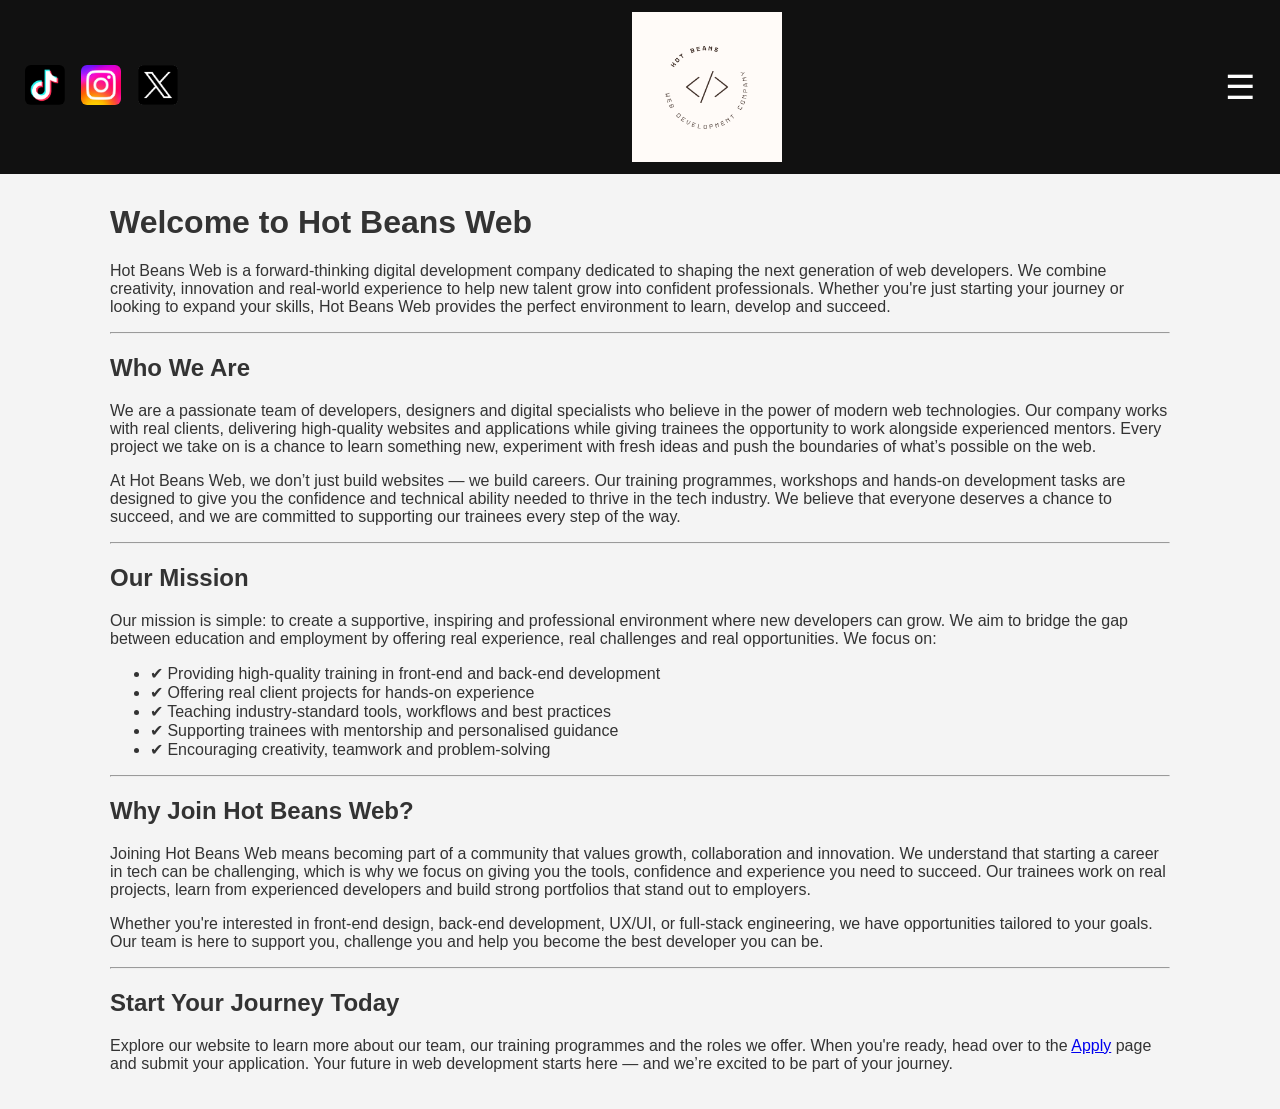
<file: index.html>
<!DOCTYPE html>
<html>
<head>
    <title>Hot Beans Web – Home</title>
    <link rel="stylesheet" href="style.css">
    <script src="script.js"></script>
</head>

<body>

<!-- HEADER -->
<header>
    <div class="social-icons">
        <!-- Replace with your real icon image links -->
        <a href="https://www.tiktok.com" target="_blank"><img src="tiktok.png"TikTok"></a>
        <a href="https://www.instagram.com" target="_blank"><img src="insta.jpg"Instagram"></a>
        <a href="https://twitter.com" target="_blank"><img src="download.png"Twitter"></a>
    </div>

    <img src="hot beans logo.png"class="logo" alt="Hot Beans Web" onclick="location.href='index.html'">

    <div class="hamburger" onclick="openMenu()">☰</div>
</header>

<!-- NAVIGATION -->
<nav id="sideMenu">
    <a href="javascript:void(0)" onclick="closeMenu()">Close ✖</a>
    <a href="index.html">Home</a>
    <a href="about.html">About Us</a>
    <a href="team.html">Meet the Team</a>
    <a href="careers.html">Careers</a>
    <a href="reviews.html">Reviews</a>
    <a href="apply.html">Apply</a>
    <a href="training.html">Training</a>
    <a href="contact.html">Contact</a>
</nav>

<!-- MAIN CONTENT -->
<div class="container">

    <h1>Welcome to Hot Beans Web</h1>

    <p>
        Hot Beans Web is a forward‑thinking digital development company dedicated to shaping the next generation 
        of web developers. We combine creativity, innovation and real‑world experience to help new talent grow 
        into confident professionals. Whether you're just starting your journey or looking to expand your skills, 
        Hot Beans Web provides the perfect environment to learn, develop and succeed.
    </p>

    <hr>

    <h2>Who We Are</h2>
    <p>
        We are a passionate team of developers, designers and digital specialists who believe in the power of 
        modern web technologies. Our company works with real clients, delivering high‑quality websites and 
        applications while giving trainees the opportunity to work alongside experienced mentors. 
        Every project we take on is a chance to learn something new, experiment with fresh ideas and push 
        the boundaries of what’s possible on the web.
    </p>

    <p>
        At Hot Beans Web, we don’t just build websites — we build careers. Our training programmes, workshops 
        and hands‑on development tasks are designed to give you the confidence and technical ability needed 
        to thrive in the tech industry. We believe that everyone deserves a chance to succeed, and we are 
        committed to supporting our trainees every step of the way.
    </p>

    <hr>

    <h2>Our Mission</h2>
    <p>
        Our mission is simple: to create a supportive, inspiring and professional environment where new developers 
        can grow. We aim to bridge the gap between education and employment by offering real experience, 
        real challenges and real opportunities. We focus on:
    </p>

    <ul>
        <li>✔ Providing high‑quality training in front‑end and back‑end development</li>
        <li>✔ Offering real client projects for hands‑on experience</li>
        <li>✔ Teaching industry‑standard tools, workflows and best practices</li>
        <li>✔ Supporting trainees with mentorship and personalised guidance</li>
        <li>✔ Encouraging creativity, teamwork and problem‑solving</li>
    </ul>

    <hr>

    <h2>Why Join Hot Beans Web?</h2>
    <p>
        Joining Hot Beans Web means becoming part of a community that values growth, collaboration and innovation. 
        We understand that starting a career in tech can be challenging, which is why we focus on giving you 
        the tools, confidence and experience you need to succeed. Our trainees work on real projects, learn 
        from experienced developers and build strong portfolios that stand out to employers.
    </p>

    <p>
        Whether you're interested in front‑end design, back‑end development, UX/UI, or full‑stack engineering, 
        we have opportunities tailored to your goals. Our team is here to support you, challenge you and help 
        you become the best developer you can be.
    </p>

    <hr>

    <h2>Start Your Journey Today</h2>
    <p>
        Explore our website to learn more about our team, our training programmes and the roles we offer. 
        When you're ready, head over to the <a href="apply.html">Apply</a> page and submit your application. 
        Your future in web development starts here — and we’re excited to be part of your journey.
    </p>

</div>

</body>
</html>
</file>
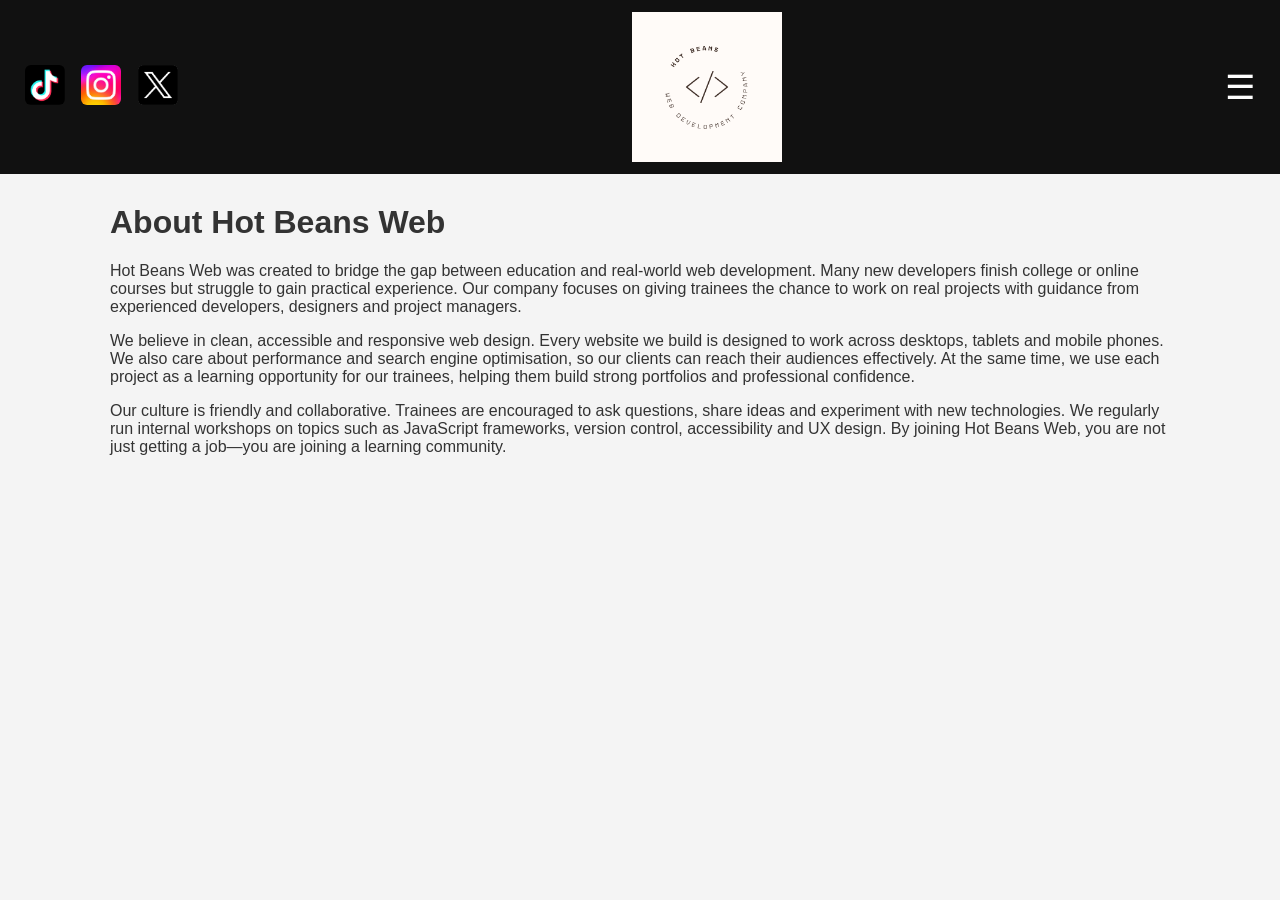
<file: about.html>
<!DOCTYPE html>
<html>
<head>
    <title>About Us – Hot Beans Web</title>
    <link rel="stylesheet" href="style.css">
    <script src="script.js"></script>
</head>
<body>

<header>
    <div class="social-icons">
        <a href="https://www.tiktok.com" target="_blank"><img src="tiktok.png" alt="TikTok"></a>
        <a href="https://www.instagram.com" target="_blank"><img src="insta.jpg" alt="Instagram"></a>
        <a href="https://twitter.com" target="_blank"><img src="download.png" alt="Twitter"></a>
    </div>
    <img src="hot beans logo.png" class="logo" alt="Hot Beans Web" onclick="location.href='index.html'">
    <div class="hamburger" onclick="openMenu()">☰</div>
</header>

<nav id="sideMenu">
    <a href="javascript:void(0)" onclick="closeMenu()">Close ✖</a>
    <a href="index.html">Home</a>
    <a href="about.html">About Us</a>
    <a href="team.html">Meet the Team</a>
    <a href="careers.html">Careers</a>
    <a href="reviews.html">Reviews</a>
    <a href="apply.html">Apply</a>
    <a href="training.html">Training</a>
    <a href="contact.html">Contact</a>
</nav>

<div class="container">
    <h1>About Hot Beans Web</h1>
    <p>
        Hot Beans Web was created to bridge the gap between education and real‑world web development.
        Many new developers finish college or online courses but struggle to gain practical experience.
        Our company focuses on giving trainees the chance to work on real projects with guidance from
        experienced developers, designers and project managers.
    </p>
    <p>
        We believe in clean, accessible and responsive web design. Every website we build is designed
        to work across desktops, tablets and mobile phones. We also care about performance and search
        engine optimisation, so our clients can reach their audiences effectively. At the same time,
        we use each project as a learning opportunity for our trainees, helping them build strong
        portfolios and professional confidence.
    </p>
    <p>
        Our culture is friendly and collaborative. Trainees are encouraged to ask questions, share ideas
        and experiment with new technologies. We regularly run internal workshops on topics such as
        JavaScript frameworks, version control, accessibility and UX design. By joining Hot Beans Web,
        you are not just getting a job—you are joining a learning community.
    </p>
</div>

</body>
</html>
</file>
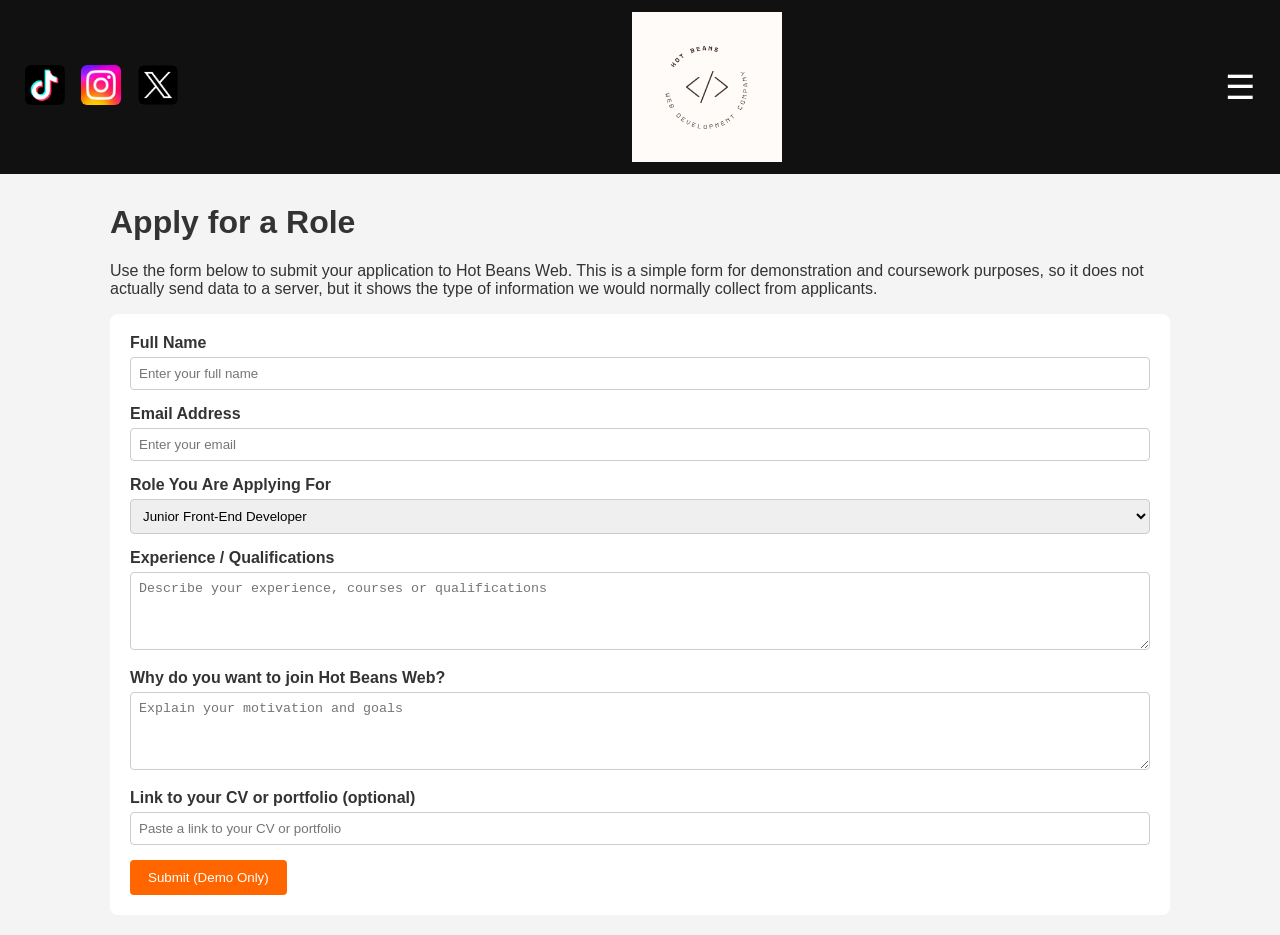
<file: apply.html>
<!DOCTYPE html>
<html>
<head>
    <title>Apply – Hot Beans Web</title>
    <link rel="stylesheet" href="style.css">
    <script src="script.js"></script>
</head>
<body>

<header>
    <div class="social-icons">
        <a href="https://www.tiktok.com" target="_blank"><img src="tiktok.png" alt="TikTok"></a>
        <a href="https://www.instagram.com" target="_blank"><img src="insta.jpg" alt="Instagram"></a>
        <a href="https://twitter.com" target="_blank"><img src="download.png" alt="Twitter"></a>
    </div>
    <img src="hot beans logo.png" class="logo" alt="Hot Beans Web" onclick="location.href='index.html'">
    <div class="hamburger" onclick="openMenu()">☰</div>
</header>

<nav id="sideMenu">
    <a href="javascript:void(0)" onclick="closeMenu()">Close ✖</a>
    <a href="index.html">Home</a>
    <a href="about.html">About Us</a>
    <a href="team.html">Meet the Team</a>
    <a href="careers.html">Careers</a>
    <a href="reviews.html">Reviews</a>
    <a href="apply.html">Apply</a>
    <a href="training.html">Training</a>
    <a href="contact.html">Contact</a>
</nav>

<div class="container">
    <h1>Apply for a Role</h1>
    <p>
        Use the form below to submit your application to Hot Beans Web. This is a simple form for
        demonstration and coursework purposes, so it does not actually send data to a server, but it
        shows the type of information we would normally collect from applicants.
    </p>

    <form>
        <div class="form-group">
            <label for="name">Full Name</label>
            <input id="name" type="text" placeholder="Enter your full name">
        </div>

        <div class="form-group">
            <label for="email">Email Address</label>
            <input id="email" type="email" placeholder="Enter your email">
        </div>

        <div class="form-group">
            <label for="role">Role You Are Applying For</label>
            <select id="role">
                <option>Junior Front‑End Developer</option>
                <option>Junior Back‑End Developer</option>
                <option>Trainee Web Developer</option>
                <option>Other</option>
            </select>
        </div>

        <div class="form-group">
            <label for="experience">Experience / Qualifications</label>
            <textarea id="experience" rows="4" placeholder="Describe your experience, courses or qualifications"></textarea>
        </div>

        <div class="form-group">
            <label for="message">Why do you want to join Hot Beans Web?</label>
            <textarea id="message" rows="4" placeholder="Explain your motivation and goals"></textarea>
        </div>

        <div class="form-group">
            <label for="cv">Link to your CV or portfolio (optional)</label>
            <input id="cv" type="text" placeholder="Paste a link to your CV or portfolio">
        </div>

        <button type="button">Submit (Demo Only)</button>
    </form>
</div>

</body>
</html>
</file>
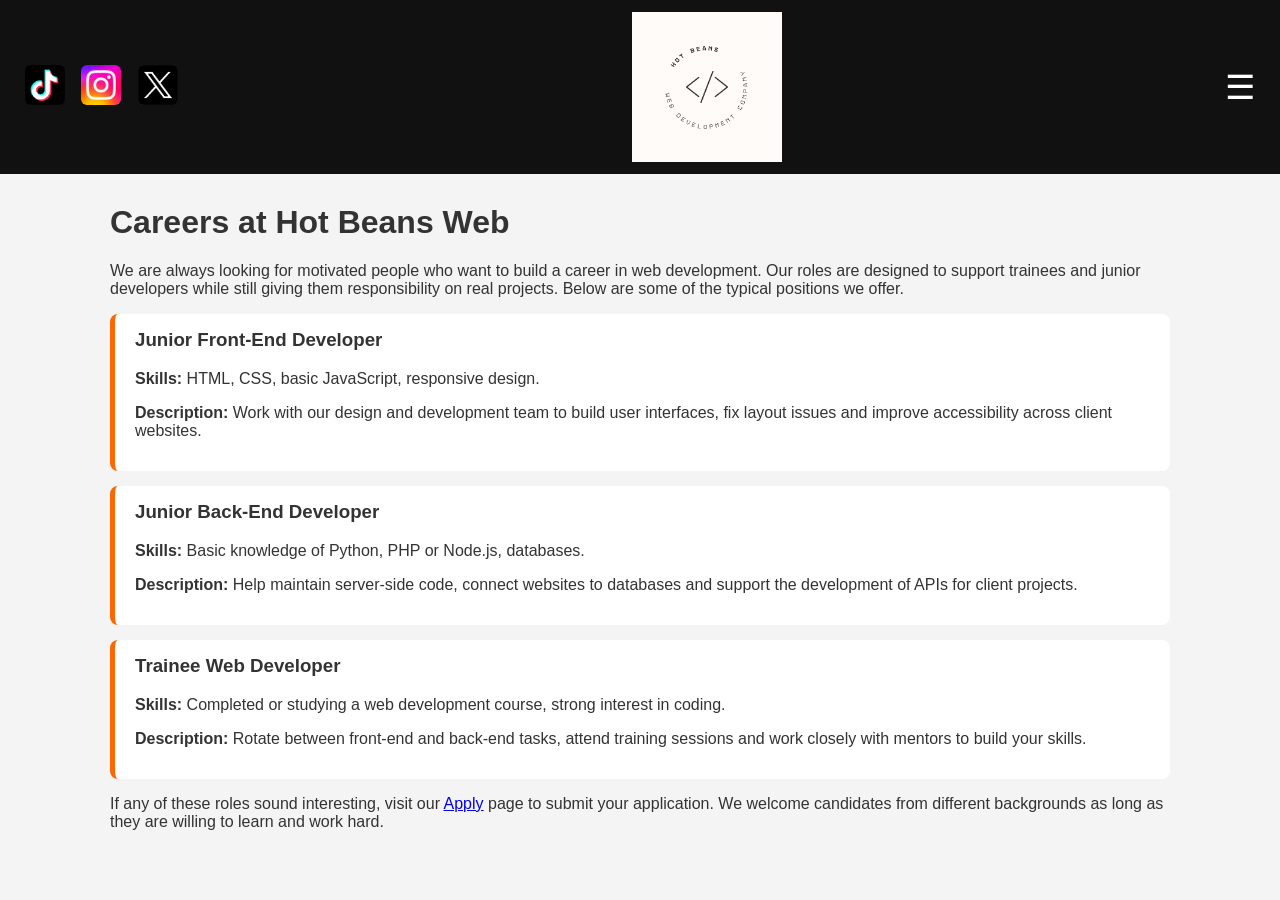
<file: careers.html>
<!DOCTYPE html>
<html>
<head>
    <title>Careers – Hot Beans Web</title>
    <link rel="stylesheet" href="style.css">
    <script src="script.js"></script>
</head>
<body>

<header>
    <div class="social-icons">
        <a href="https://www.tiktok.com" target="_blank"><img src="tiktok.png" alt="TikTok"></a>
        <a href="https://www.instagram.com" target="_blank"><img src="insta.jpg" alt="Instagram"></a>
        <a href="https://twitter.com" target="_blank"><img src="download.png" Twitter"></a>
    </div>
    <img src="hot beans logo.png" class="logo" alt="Hot Beans Web" onclick="location.href='index.html'">
    <div class="hamburger" onclick="openMenu()">☰</div>
</header>

<nav id="sideMenu">
    <a href="javascript:void(0)" onclick="closeMenu()">Close ✖</a>
    <a href="index.html">Home</a>
    <a href="about.html">About Us</a>
    <a href="team.html">Meet the Team</a>
    <a href="careers.html">Careers</a>
    <a href="reviews.html">Reviews</a>
    <a href="apply.html">Apply</a>
    <a href="training.html">Training</a>
    <a href="contact.html">Contact</a>
</nav>

<div class="container">
    <h1>Careers at Hot Beans Web</h1>
    <p>
        We are always looking for motivated people who want to build a career in web development.
        Our roles are designed to support trainees and junior developers while still giving them
        responsibility on real projects. Below are some of the typical positions we offer.
    </p>

    <div class="job-listing">
        <h3>Junior Front‑End Developer</h3>
        <p><strong>Skills:</strong> HTML, CSS, basic JavaScript, responsive design.</p>
        <p><strong>Description:</strong> Work with our design and development team to build user interfaces,
           fix layout issues and improve accessibility across client websites.</p>
    </div>

    <div class="job-listing">
        <h3>Junior Back‑End Developer</h3>
        <p><strong>Skills:</strong> Basic knowledge of Python, PHP or Node.js, databases.</p>
        <p><strong>Description:</strong> Help maintain server‑side code, connect websites to databases and
           support the development of APIs for client projects.</p>
    </div>

    <div class="job-listing">
        <h3>Trainee Web Developer</h3>
        <p><strong>Skills:</strong> Completed or studying a web development course, strong interest in coding.</p>
        <p><strong>Description:</strong> Rotate between front‑end and back‑end tasks, attend training sessions
           and work closely with mentors to build your skills.</p>
    </div>

    <p>
        If any of these roles sound interesting, visit our <a href="apply.html">Apply</a> page to submit your
        application. We welcome candidates from different backgrounds as long as they are willing to learn
        and work hard.
    </p>
</div>

</body>
</html>
</file>
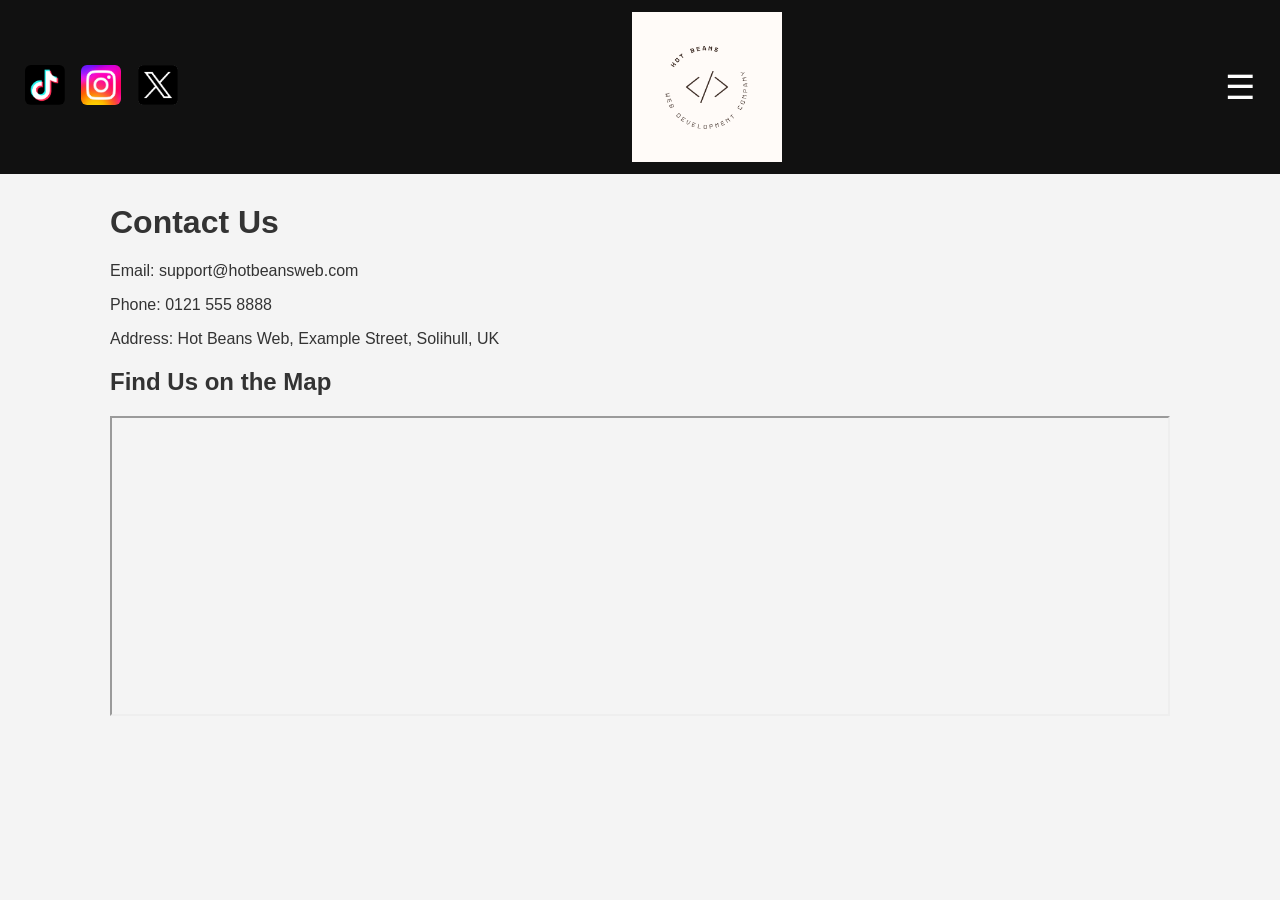
<file: contact.html>
<!DOCTYPE html>
<html>
<head>
    <title>Contact – Hot Beans Web</title>
    <link rel="stylesheet" href="style.css">
    <script src="script.js"></script>
</head>
<body>

<header>
    <div class="social-icons">
        <a href="https://www.tiktok.com" target="_blank"><img src="tiktok.png" alt="TikTok"></a>
        <a href="https://www.instagram.com" target="_blank"><img src="insta.jpg" alt="Instagram"></a>
        <a href="https://twitter.com" target="_blank"><img src="download.png" alt="Twitter"></a>
    </div>
    <img src="hot beans logo.png" class="logo" alt="Hot Beans Web" onclick="location.href='index.html'">
    <div class="hamburger" onclick="openMenu()">☰</div>
</header>

<nav id="sideMenu">
    <a href="javascript:void(0)" onclick="closeMenu()">Close ✖</a>
    <a href="index.html">Home</a>
    <a href="about.html">About Us</a>
    <a href="team.html">Meet the Team</a>
    <a href="careers.html">Careers</a>
    <a href="reviews.html">Reviews</a>
    <a href="apply.html">Apply</a>
    <a href="training.html">Training</a>
    <a href="contact.html">Contact</a>
</nav>

<div class="container">
    <h1>Contact Us</h1>
    <p>Email: support@hotbeansweb.com</p>
    <p>Phone: 0121 555 8888</p>
    <p>Address: Hot Beans Web, Example Street, Solihull, UK</p>

    <h2>Find Us on the Map</h2>
   <iframe 
        src="https://www.google.com/maps?q=Birmingham&output=embed"
        width="100%" height="300">
    </iframe>
</div>

</body>
</html>
</file>
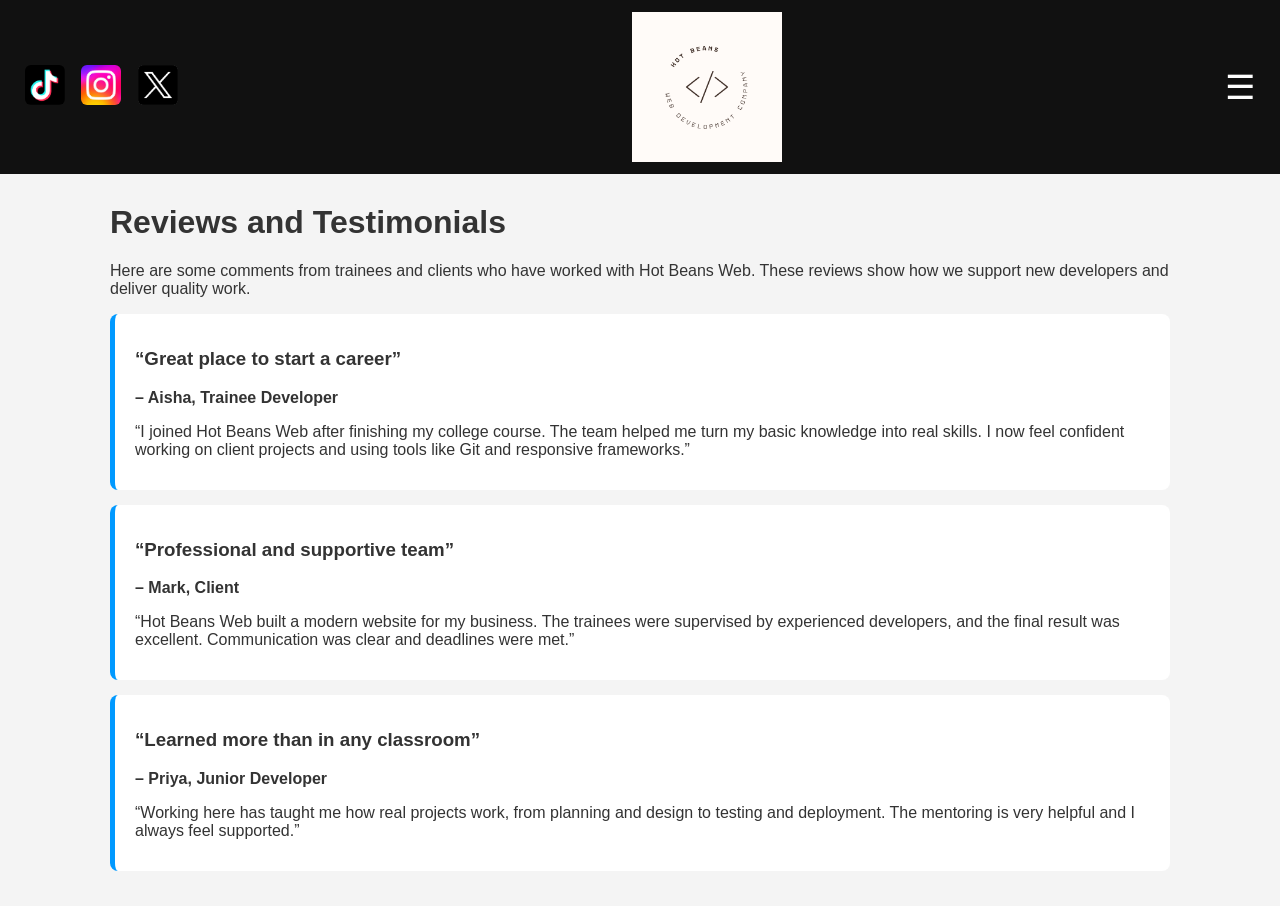
<file: reviews.html>
<!DOCTYPE html>
<html>
<head>
    <title>Reviews – Hot Beans Web</title>
    <link rel="stylesheet" href="style.css">
    <script src="script.js"></script>
</head>
<body>

<header>
    <div class="social-icons">
        <a href="https://www.tiktok.com" target="_blank"><img src="tiktok.png" alt="TikTok"></a>
        <a href="https://www.instagram.com" target="_blank"><img src="insta.jpg" alt="Instagram"></a>
        <a href="https://twitter.com" target="_blank"><img src="download.png" alt="Twitter"></a>
    </div>
    <img src="hot beans logo.png" class="logo" alt="Hot Beans Web" onclick="location.href='index.html'">
    <div class="hamburger" onclick="openMenu()">☰</div>
</header>

<nav id="sideMenu">
    <a href="javascript:void(0)" onclick="closeMenu()">Close ✖</a>
    <a href="index.html">Home</a>
    <a href="about.html">About Us</a>
    <a href="team.html">Meet the Team</a>
    <a href="careers.html">Careers</a>
    <a href="reviews.html">Reviews</a>
    <a href="apply.html">Apply</a>
    <a href="training.html">Training</a>
    <a href="contact.html">Contact</a>
</nav>

<div class="container">
    <h1>Reviews and Testimonials</h1>
    <p>
        Here are some comments from trainees and clients who have worked with Hot Beans Web.
        These reviews show how we support new developers and deliver quality work.
    </p>

    <div class="review-card">
        <h3>“Great place to start a career”</h3>
        <p><strong>– Aisha, Trainee Developer</strong></p>
        <p>
            “I joined Hot Beans Web after finishing my college course. The team helped me turn my basic
            knowledge into real skills. I now feel confident working on client projects and using tools
            like Git and responsive frameworks.”
        </p>
    </div>

    <div class="review-card">
        <h3>“Professional and supportive team”</h3>
        <p><strong>– Mark, Client</strong></p>
        <p>
            “Hot Beans Web built a modern website for my business. The trainees were supervised by
            experienced developers, and the final result was excellent. Communication was clear and
            deadlines were met.”
        </p>
    </div>

    <div class="review-card">
        <h3>“Learned more than in any classroom”</h3>
        <p><strong>– Priya, Junior Developer</strong></p>
        <p>
            “Working here has taught me how real projects work, from planning and design to testing
            and deployment. The mentoring is very helpful and I always feel supported.”
        </p>
    </div>
</div>

</body>
</html>
</file>
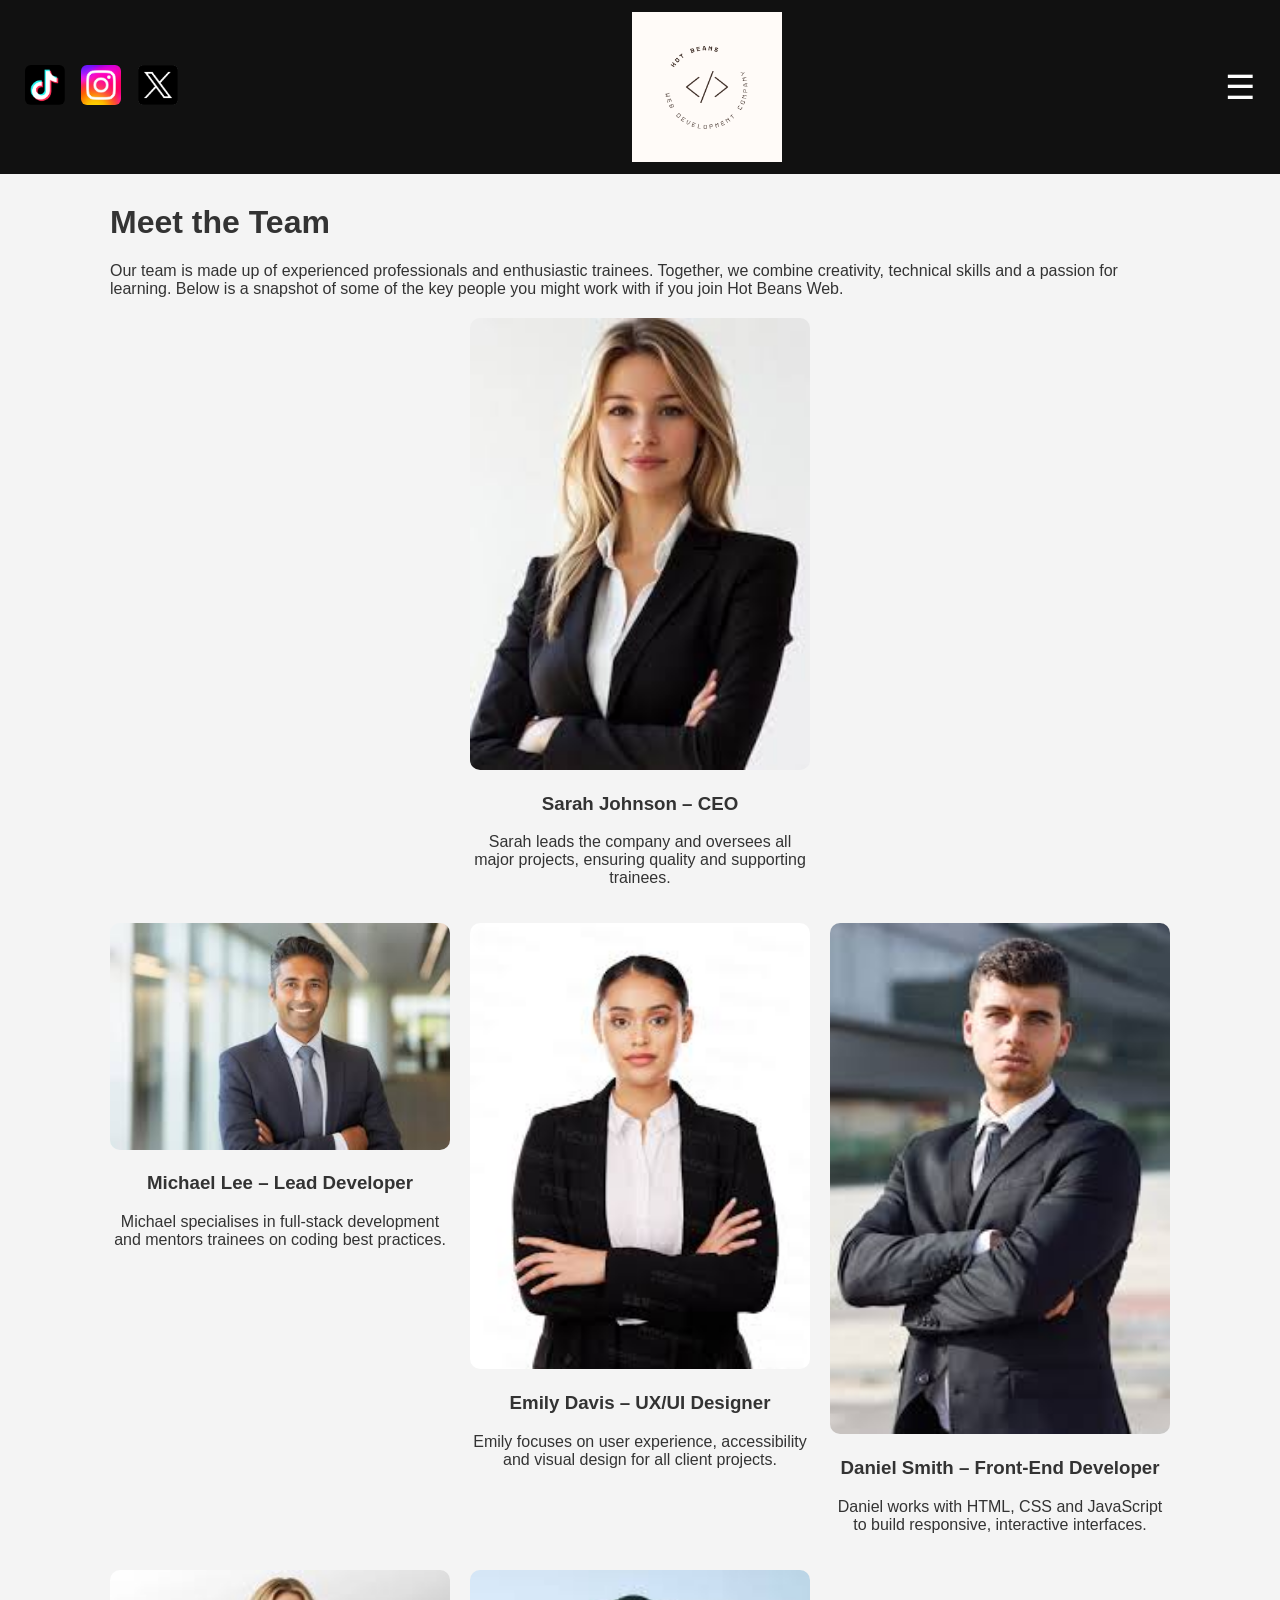
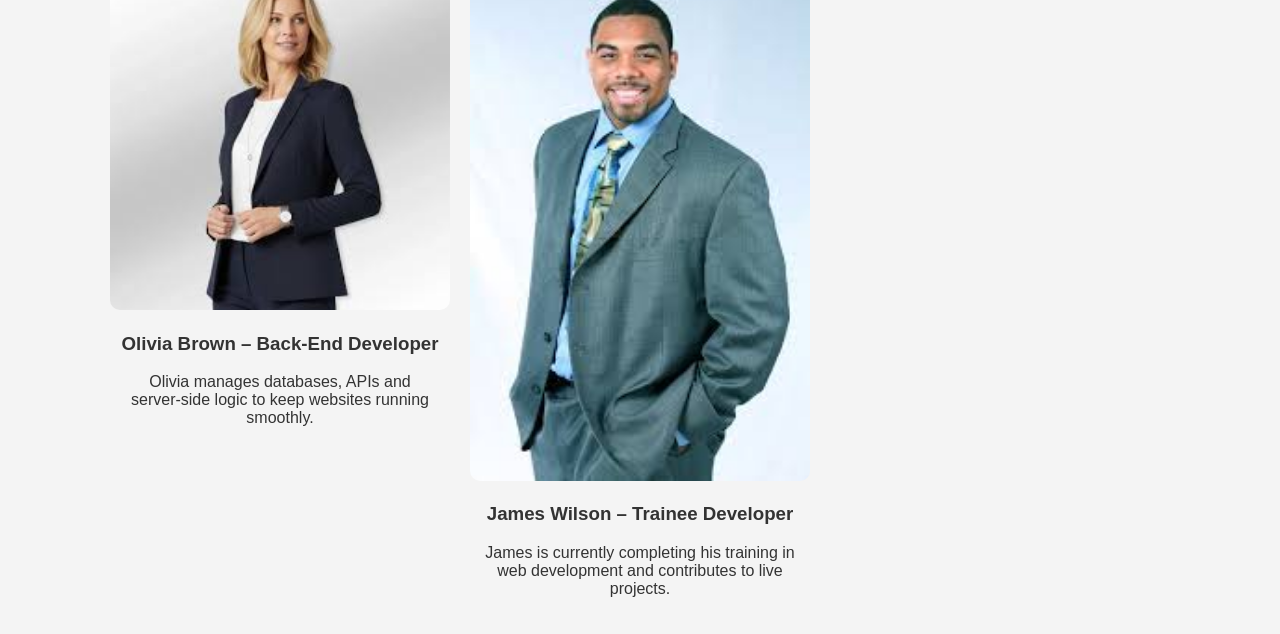
<file: team.html>
<!DOCTYPE html>
<html>
<head>
    <title>Meet the Team – Hot Beans Web</title>
    <link rel="stylesheet" href="style.css">
    <script src="script.js"></script>
</head>
<body>

<header>
    <div class="social-icons">
        <a href="https://www.tiktok.com" target="_blank"><img src="tiktok.png" alt="TikTok"></a>
        <a href="https://www.instagram.com" target="_blank"><img src="insta.jpg" alt="Instagram"></a>
        <a href="https://twitter.com" target="_blank"><img src="download.png" alt="Twitter"></a>
    </div>
    <img src="hot beans logo.png" class="logo" alt="Hot Beans Web" onclick="location.href='index.html'">
    <div class="hamburger" onclick="openMenu()">☰</div>
</header>

<nav id="sideMenu">
    <a href="javascript:void(0)" onclick="closeMenu()">Close ✖</a>
    <a href="index.html">Home</a>
    <a href="about.html">About Us</a>
    <a href="team.html">Meet the Team</a>
    <a href="careers.html">Careers</a>
    <a href="reviews.html">Reviews</a>
    <a href="apply.html">Apply</a>
    <a href="training.html">Training</a>
    <a href="contact.html">Contact</a>
</nav>

<div class="container">
    <h1>Meet the Team</h1>
    <p>
        Our team is made up of experienced professionals and enthusiastic trainees. Together, we combine
        creativity, technical skills and a passion for learning. Below is a snapshot of some of the key
        people you might work with if you join Hot Beans Web.
    </p>

    <div class="team-grid">
        <!-- TOP OF PYRAMID -->
        <div></div>
        <div>
            <img src="sarah.jpg" alt="Sarah Johnson">
            <h3>Sarah Johnson – CEO</h3>
            <p>Sarah leads the company and oversees all major projects, ensuring quality and supporting trainees.</p>
        </div>
        <div></div>

        <!-- SECOND ROW -->
        <div>
            <img src="lee.jpg" alt="Michael Lee">
            <h3>Michael Lee – Lead Developer</h3>
            <p>Michael specialises in full‑stack development and mentors trainees on coding best practices.</p>
        </div>
        <div>
            <img src="emily.jpg" alt="Emily Davis">
            <h3>Emily Davis – UX/UI Designer</h3>
            <p>Emily focuses on user experience, accessibility and visual design for all client projects.</p>
        </div>

        <!-- THIRD ROW -->
        <div>
            <img src="daniel.jpg" alt="Daniel Smith">
            <h3>Daniel Smith – Front‑End Developer</h3>
            <p>Daniel works with HTML, CSS and JavaScript to build responsive, interactive interfaces.</p>
        </div>
        <div>
            <img src="olivia.jpg" alt="Olivia Brown">
            <h3>Olivia Brown – Back‑End Developer</h3>
            <p>Olivia manages databases, APIs and server‑side logic to keep websites running smoothly.</p>
        </div>
        <div>
            <img src="james.jpg" alt="James Wilson">
            <h3>James Wilson – Trainee Developer</h3>
            <p>James is currently completing his training in web development and contributes to live projects.</p>
        </div>
    </div>
</div>

</body>
</html>
</file>
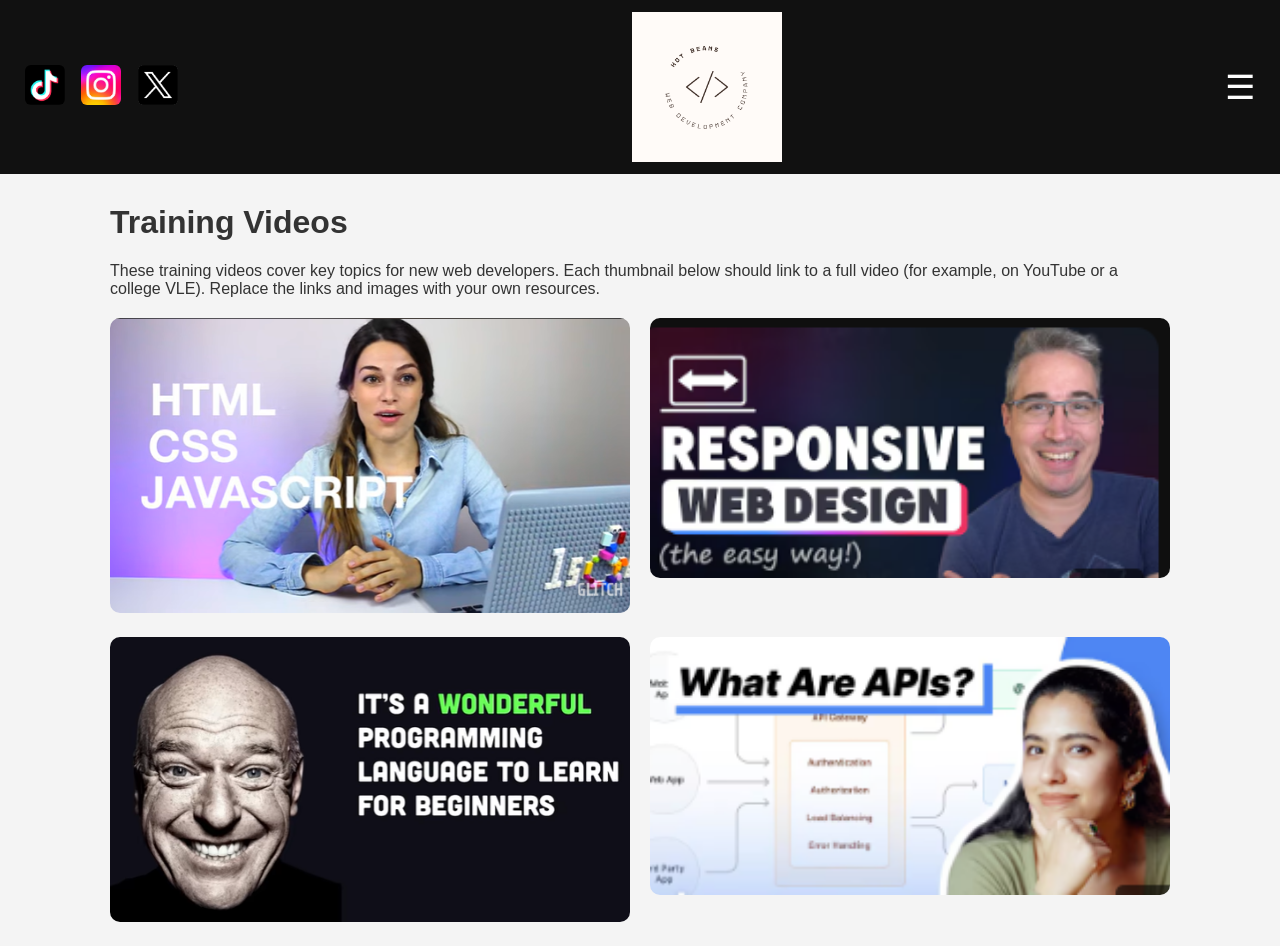
<file: training.html>
<!DOCTYPE html>
<html>
<head>
    <title>Training – Hot Beans Web</title>
    <link rel="stylesheet" href="style.css">
    <script src="script.js"></script>
</head>
<body>

<header>
    <div class="social-icons">
        <a href="https://www.tiktok.com" target="_blank"><img src="tiktok.png" alt="TikTok"></a>
        <a href="https://www.instagram.com" target="_blank"><img src="insta.jpg" alt="Instagram"></a>
        <a href="https://twitter.com" target="_blank"><img src="download.png" alt="Twitter"></a>
    </div>
    <img src="hot beans logo.png" class="logo" alt="Hot Beans Web" onclick="location.href='index.html'">
    <div class="hamburger" onclick="openMenu()">☰</div>
</header>

<nav id="sideMenu">
    <a href="javascript:void(0)" onclick="closeMenu()">Close ✖</a>
    <a href="index.html">Home</a>
    <a href="about.html">About Us</a>
    <a href="team.html">Meet the Team</a>
    <a href="careers.html">Careers</a>
    <a href="reviews.html">Reviews</a>
    <a href="apply.html">Apply</a>
    <a href="training.html">Training</a>
    <a href="contact.html">Contact</a>
</nav>

<div class="container">
    <h1>Training Videos</h1>
    <p>
        These training videos cover key topics for new web developers. Each thumbnail below should link
        to a full video (for example, on YouTube or a college VLE). Replace the links and images with
        your own resources.
    </p>

    <div class="video-gallery">
        <a href="https://youtu.be/gT0Lh1eYk78" target="_blank">
            <img src="Screenshot 2026-04-30 140845.png" alt="HTML & CSS Basics">
        </a>
        <a href="https://youtu.be/x4u1yp3Msao" target="_blank">
            <img src="responsive.png" alt="Responsive Design">
        </a>
        <a href="https://youtu.be/lkIFF4maKMU" target="_blank">
            <img src="promgramming.png" alt="JavaScript Fundamentals">
        </a>
        <a href="https://youtu.be/bxuYDT-BWaI" target="_blank">
            <img src="api.png" alt="Working with APIs">
        </a>
    </div>
</div>

</body>
</html>
</file>
<file: style.css>
/* GLOBAL STYLES */
* {
    box-sizing: border-box;
}

body {
    margin: 0;
    font-family: Arial, sans-serif;
    background: #f4f4f4;
    color: #333;
}

header {
    background: #111;
    color: white;
    padding: 12px 25px;
    display: flex;
    justify-content: space-between;
    align-items: center;
    position: sticky;
    top: 0;
    z-index: 1000;
}

header img.logo {
    width: 150px;
    cursor: pointer;
}

/* SOCIAL ICONS — NOW BIGGER */
.social-icons a img {
    width: 40px;      /* Increased size */
    height: 40px;     /* Ensures perfect square */
    margin-right: 12px;
    border-radius: 6px;
    transition: 0.2s;
}

.social-icons a img:hover {
    transform: scale(1.1);
}

/* NAVIGATION */
.hamburger {
    font-size: 34px;
    cursor: pointer;
    color: white;
}

nav {
    position: fixed;
    top: 0;
    right: -260px;
    width: 260px;
    height: 100%;
    background: #222;
    padding-top: 60px;
    transition: 0.3s;
    z-index: 999;
}

nav a {
    display: block;
    padding: 15px 20px;
    color: white;
    text-decoration: none;
    border-bottom: 1px solid #333;
}

nav a:hover {
    background: #444;
}

/* PAGE CONTENT */
.container {
    padding: 20px;
    max-width: 1100px;
    margin: 0 auto;
}

h1 {
    margin-top: 10px;
}

/* TEAM PYRAMID */
.team-grid {
    display: grid;
    grid-template-columns: repeat(3, 1fr);
    gap: 20px;
    text-align: center;
    margin-top: 20px;
}

.team-grid img {
    width: 100%;
    border-radius: 10px;
}

/* JOB LISTINGS */
.job-listing {
    background: white;
    padding: 15px 20px;
    margin-bottom: 15px;
    border-radius: 8px;
    border-left: 5px solid #ff6600;
}

.job-listing h3 {
    margin-top: 0;
}

/* REVIEWS */
.review-card {
    background: white;
    padding: 15px 20px;
    margin-bottom: 15px;
    border-radius: 8px;
    border-left: 5px solid #0099ff;
}

/* FORM */
form {
    background: white;
    padding: 20px;
    border-radius: 8px;
}

.form-group {
    margin-bottom: 15px;
}

.form-group label {
    display: block;
    font-weight: bold;
    margin-bottom: 5px;
}

.form-group input,
.form-group textarea,
.form-group select {
    width: 100%;
    padding: 8px;
    border-radius: 4px;
    border: 1px solid #ccc;
}

button {
    background: #ff6600;
    color: white;
    border: none;
    padding: 10px 18px;
    border-radius: 4px;
    cursor: pointer;
}

button:hover {
    background: #e05500;
}

/* TRAINING VIDEO GALLERY */
.video-gallery {
    display: grid;
    grid-template-columns: repeat(2, 1fr);
    gap: 20px;
    margin-top: 20px;
}

.video-gallery img {
    width: 100%;
    border-radius: 10px;
    cursor: pointer;
}

/* CONTACT MAP */
.map img {
    width: 100%;
    border-radius: 10px;
}

/* RESPONSIVE */
@media (max-width: 768px) {
    .team-grid {
        grid-template-columns: 1fr 1fr;
    }

    .video-gallery {
        grid-template-columns: 1fr;
    }
}
</file>
